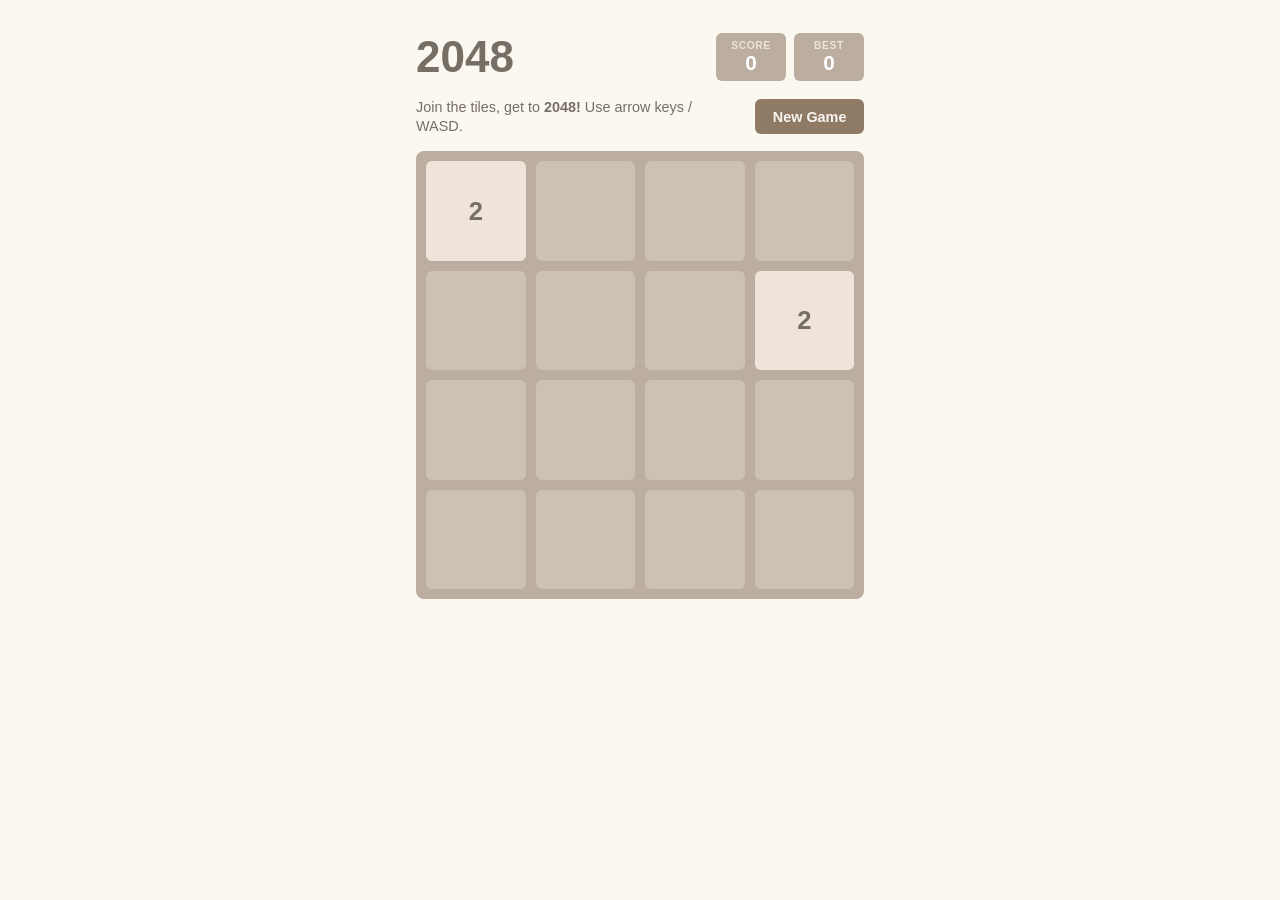
<file: q1-character-state-synchronization-debug/index.html>
<!DOCTYPE html>
<html lang="en">
<head>
  <meta charset="UTF-8">
  <meta name="viewport" content="width=device-width, initial-scale=1.0">
  <title>2048</title>
  <link rel="stylesheet" href="style.css">
</head>
<body>
  <div id="app">
    <header class="top-bar">
      <h1 class="title">2048</h1>
      <div class="scores">
        <div class="score-box">
          <span class="score-label">SCORE</span>
          <span id="score" class="score-value">0</span>
        </div>
        <div class="score-box">
          <span class="score-label">BEST</span>
          <span id="best-score" class="score-value">0</span>
        </div>
      </div>
    </header>

    <div class="controls-row">
      <p class="instructions">Join the tiles, get to <strong>2048!</strong> Use arrow keys / WASD.</p>
      <button id="new-game-btn" class="new-game-btn">New Game</button>
    </div>

    <main class="board-wrap">
      <div id="board" class="board">
        <!-- background grid cells -->
        <div class="grid-cells" id="grid-cells"></div>
        <!-- tiles get rendered here -->
        <div class="tile-layer" id="tile-layer"></div>
      </div>

      <div id="overlay" class="overlay hidden">
        <div class="overlay-content">
          <p id="overlay-message" class="overlay-message">You win!</p>
          <button id="overlay-btn" class="new-game-btn">Try Again</button>
        </div>
      </div>
    </main>
  </div>
  <script src="script.js"></script>
</body>
</html>
</file>
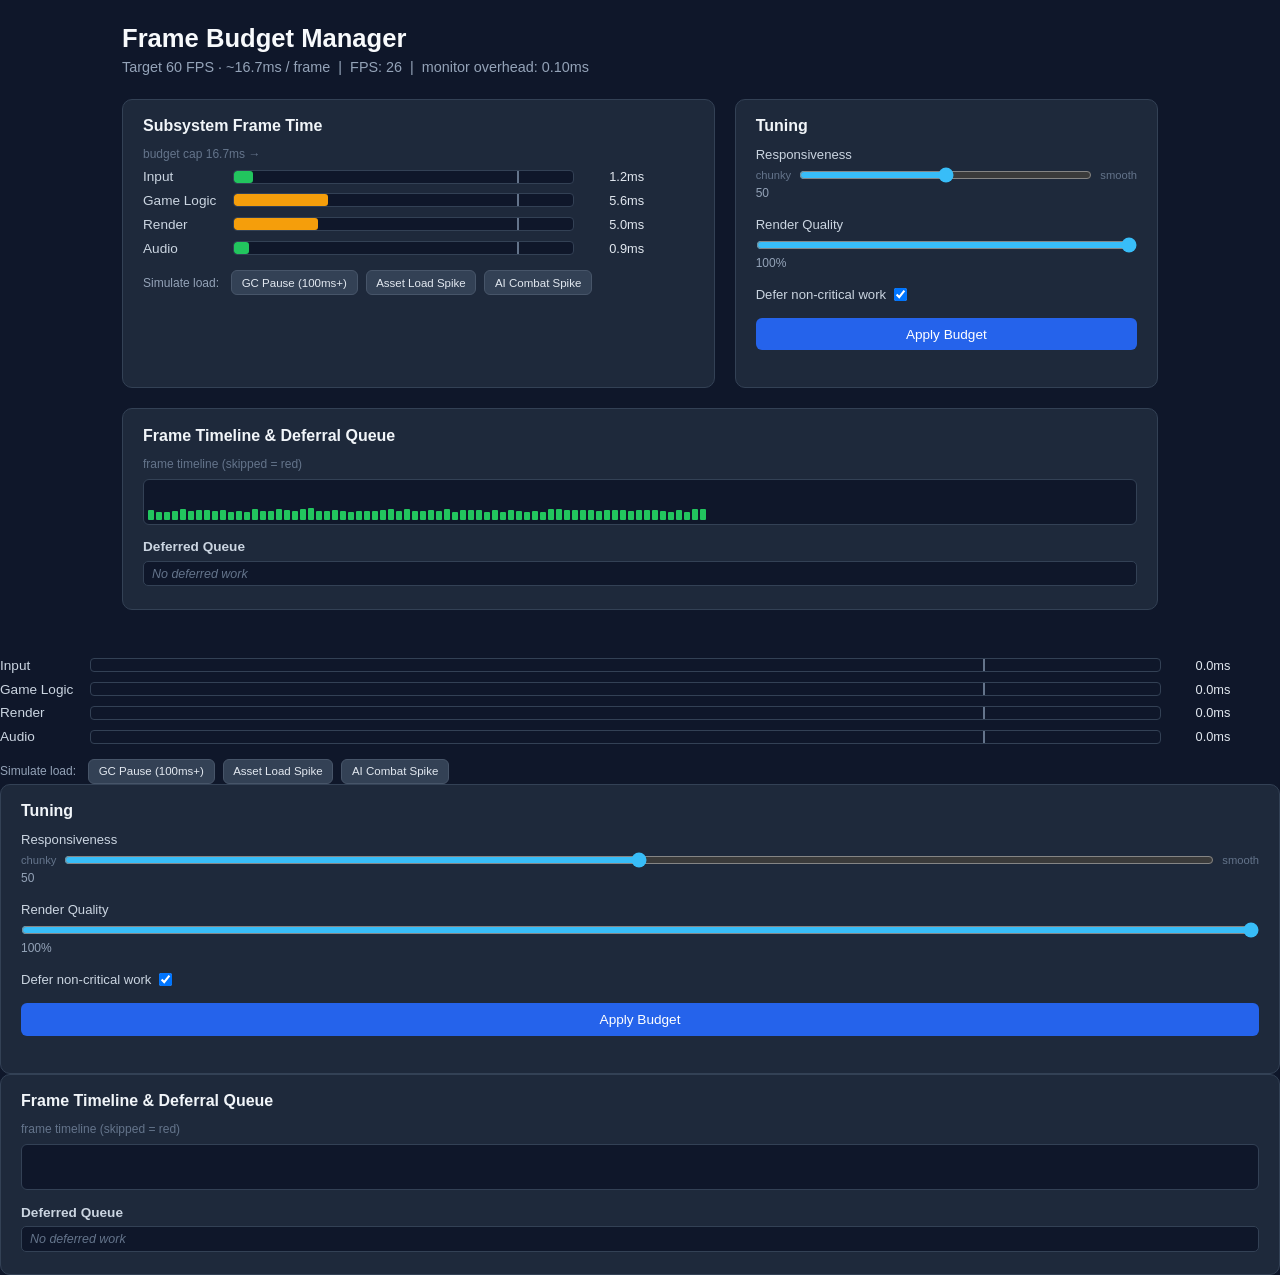
<file: q3-frame-budget-manager/index.html>
<!DOCTYPE html>
<html lang="en">
<head>
  <meta charset="UTF-8">
  <meta name="viewport" content="width=device-width, initial-scale=1.0">
  <title>Frame Budget Manager</title>
  <link rel="stylesheet" href="style.css">
</head>
<body>
  <div id="app">
    <header>
      <h1>Frame Budget Manager</h1>
      <p class="subtitle">Target 60 FPS &middot; ~16.7ms / frame &nbsp;|&nbsp; FPS: <span id="fps-counter">--</span> &nbsp;|&nbsp; monitor overhead: <span id="overhead-value">--</span>ms</p>
    </header>

    <main id="main">
      <section class="panel" id="subsystem-panel">
        <h2>Subsystem Frame Time</h2>
        <div class="cap-line">budget cap 16.7ms &rarr;</div>
        <div id="warning-banner" class="warning hidden">&#9888; Asset load spike</div>

        <div class="sub-row" data-sub="input">
          <span class="sub-label">Input</span>
          <div class="bar-track"><div class="cap-marker" id="input-cap-marker"></div><div class="bar-fill ok" id="input-bar-fill"></div></div>
          <span class="sub-value" id="input-value">0.0ms</span>
          <span class="sub-flag" id="input-flag"></span>
        </div>
        <div class="sub-row" data-sub="logic">
          <span class="sub-label">Game Logic</span>
          <div class="bar-track"><div class="cap-marker" id="logic-cap-marker"></div><div class="bar-fill ok" id="logic-bar-fill"></div></div>
          <span class="sub-value" id="logic-value">0.0ms</span>
          <span class="sub-flag" id="logic-flag"></span>
        </div>
        <div class="sub-row" data-sub="render">
          <span class="sub-label">Render</span>
          <div class="bar-track"><div class="cap-marker" id="render-cap-marker"></div><div class="bar-fill ok" id="render-bar-fill"></div></div>
          <span class="sub-value" id="render-value">0.0ms</span>
          <span class="sub-flag" id="render-flag"></span>
        </div>
        <div class="sub-row" data-sub="audio">
          <span class="sub-label">Audio</span>
          <div class="bar-track"><div class="cap-marker" id="audio-cap-marker"></div><div class="bar-fill ok" id="audio-bar-fill"></div></div>
          <span class="sub-value" id="audio-value">0.0ms</span>
          <span class="sub-flag" id="audio-flag"></span>
        </div>

        <div class="stress-row">
          <span class="stress-label">Simulate load:</span>
          <button id="gc-pause-btn" class="stress-btn">GC Pause (100ms+)</button>
          <button id="asset-spike-btn" class="stress-btn">Asset Load Spike</button>
          <button id="ai-spike-btn" class="stress-btn">AI Combat Spike</button>
        </div>
      </section>

      <section class="panel" id="tuning-panel">
        <h2>Tuning</h2>
        <div class="tune-row">
          <label for="responsiveness-slider">Responsiveness</label>
          <div class="slider-row">
            <span class="slider-end">chunky</span>
            <input type="range" id="responsiveness-slider" min="0" max="100" value="50">
            <span class="slider-end">smooth</span>
          </div>
          <span class="tune-value" id="responsiveness-value">50</span>
        </div>
        <div class="tune-row">
          <label for="quality-slider">Render Quality</label>
          <div class="slider-row">
            <input type="range" id="quality-slider" min="20" max="100" value="100">
          </div>
          <span class="tune-value" id="quality-value">100%</span>
        </div>
        <div class="tune-row checkbox-row">
          <label for="defer-checkbox">Defer non-critical work</label>
          <input type="checkbox" id="defer-checkbox" checked>
        </div>
        <button id="apply-budget-btn" class="apply-btn">Apply Budget</button>
        <p class="adaptive-indicator hidden" id="adaptive-indicator">&#9881; Adaptive quality reduction active</p>
        <p class="status-log" id="status-log"></p>
      </section>

      <section class="panel wide" id="timeline-panel">
        <h2>Frame Timeline &amp; Deferral Queue</h2>
        <p class="hint">frame timeline (skipped = red)</p>
        <div id="frame-timeline"></div>
        <div class="queue-block">
          <h3>Deferred Queue</h3>
          <ul id="deferred-queue-list"><li class="empty">No deferred work</li></ul>
        </div>
      </section>
    </main>
  </div>
  <script src="script.js"></script>
</body>
</html>

        <div id="warning-banner" class="warning hidden">&#9888; Asset load spike</div>

        <div class="sub-row" data-sub="input">
          <span class="sub-label">Input</span>
          <div class="bar-track"><div class="cap-marker" id="input-cap-marker"></div><div class="bar-fill ok" id="input-bar-fill"></div></div>
          <span class="sub-value" id="input-value">0.0ms</span>
          <span class="sub-flag" id="input-flag"></span>
        </div>
        <div class="sub-row" data-sub="logic">
          <span class="sub-label">Game Logic</span>
          <div class="bar-track"><div class="cap-marker" id="logic-cap-marker"></div><div class="bar-fill ok" id="logic-bar-fill"></div></div>
          <span class="sub-value" id="logic-value">0.0ms</span>
          <span class="sub-flag" id="logic-flag"></span>
        </div>
        <div class="sub-row" data-sub="render">
          <span class="sub-label">Render</span>
          <div class="bar-track"><div class="cap-marker" id="render-cap-marker"></div><div class="bar-fill ok" id="render-bar-fill"></div></div>
          <span class="sub-value" id="render-value">0.0ms</span>
          <span class="sub-flag" id="render-flag"></span>
        </div>
        <div class="sub-row" data-sub="audio">
          <span class="sub-label">Audio</span>
          <div class="bar-track"><div class="cap-marker" id="audio-cap-marker"></div><div class="bar-fill ok" id="audio-bar-fill"></div></div>
          <span class="sub-value" id="audio-value">0.0ms</span>
          <span class="sub-flag" id="audio-flag"></span>
        </div>

        <div class="stress-row">
          <span class="stress-label">Simulate load:</span>
          <button id="gc-pause-btn" class="stress-btn">GC Pause (100ms+)</button>
          <button id="asset-spike-btn" class="stress-btn">Asset Load Spike</button>
          <button id="ai-spike-btn" class="stress-btn">AI Combat Spike</button>
        </div>
      </section>

      <section class="panel" id="tuning-panel">
        <h2>Tuning</h2>
        <div class="tune-row">
          <label for="responsiveness-slider">Responsiveness</label>
          <div class="slider-row">
            <span class="slider-end">chunky</span>
            <input type="range" id="responsiveness-slider" min="0" max="100" value="50">
            <span class="slider-end">smooth</span>
          </div>
          <span class="tune-value" id="responsiveness-value">50</span>
        </div>
        <div class="tune-row">
          <label for="quality-slider">Render Quality</label>
          <div class="slider-row">
            <input type="range" id="quality-slider" min="20" max="100" value="100">
          </div>
          <span class="tune-value" id="quality-value">100%</span>
        </div>
        <div class="tune-row checkbox-row">
          <label for="defer-checkbox">Defer non-critical work</label>
          <input type="checkbox" id="defer-checkbox" checked>
        </div>
        <button id="apply-budget-btn" class="apply-btn">Apply Budget</button>
        <p class="adaptive-indicator hidden" id="adaptive-indicator">&#9881; Adaptive quality reduction active</p>
        <p class="status-log" id="status-log"></p>
      </section>

      <section class="panel wide" id="timeline-panel">
        <h2>Frame Timeline &amp; Deferral Queue</h2>
        <p class="hint">frame timeline (skipped = red)</p>
        <div id="frame-timeline"></div>
        <div class="queue-block">
          <h3>Deferred Queue</h3>
          <ul id="deferred-queue-list"><li class="empty">No deferred work</li></ul>
        </div>
      </section>
    </main>
  </div>
  <script src="script.js"></script>
</body>
</html>
</file>
<file: q1-character-state-synchronization-debug/style.css>
* { margin: 0; padding: 0; box-sizing: border-box; }

body {
  font-family: -apple-system, BlinkMacSystemFont, 'Segoe UI', Roboto, sans-serif;
  min-height: 100vh;
  background: #faf8ef;
  color: #776e65;
  display: flex;
  justify-content: center;
}

#app { padding: 2rem 1rem; max-width: 480px; width: 100%; margin: 0 auto; }

.top-bar {
  display: flex;
  align-items: center;
  justify-content: space-between;
  margin-bottom: 1rem;
}

.title {
  font-size: 2.75rem;
  font-weight: 700;
  color: #776e65;
}

.scores { display: flex; gap: 0.5rem; }

.score-box {
  background: #bbada0;
  border-radius: 6px;
  padding: 0.4rem 0.9rem;
  min-width: 70px;
  text-align: center;
  color: #eee4da;
}

.score-label {
  display: block;
  font-size: 0.65rem;
  font-weight: 700;
  letter-spacing: 0.05em;
}

.score-value {
  display: block;
  font-size: 1.3rem;
  font-weight: 700;
  color: #fff;
}

.controls-row {
  display: flex;
  align-items: center;
  justify-content: space-between;
  gap: 1rem;
  margin-bottom: 1rem;
}

.instructions {
  font-size: 0.9rem;
  line-height: 1.3;
  color: #776e65;
}

.new-game-btn {
  background: #8f7a66;
  color: #f9f6f2;
  border: none;
  border-radius: 6px;
  padding: 0.6rem 1.1rem;
  font-weight: 700;
  font-size: 0.9rem;
  cursor: pointer;
  transition: background 0.15s ease;
  white-space: nowrap;
}

.new-game-btn:hover { background: #7a6656; }

.board-wrap { position: relative; }

.board {
  position: relative;
  background: #bbada0;
  border-radius: 8px;
  padding: 10px;
  aspect-ratio: 1 / 1;
  width: 100%;
}

.grid-cells {
  display: grid;
  grid-template-columns: repeat(4, 1fr);
  grid-template-rows: repeat(4, 1fr);
  gap: 10px;
  width: 100%;
  height: 100%;
}

.grid-cell {
  background: rgba(238, 228, 218, 0.35);
  border-radius: 6px;
}

.tile-layer {
  position: absolute;
  top: 10px;
  left: 10px;
  right: 10px;
  bottom: 10px;
}

.tile {
  position: absolute;
  display: flex;
  align-items: center;
  justify-content: center;
  border-radius: 6px;
  font-weight: 700;
  font-size: 1.6rem;
  transition: top 0.12s ease-in-out, left 0.12s ease-in-out, transform 0.12s ease-in-out;
  animation: pop 0.15s ease;
}

@keyframes pop {
  0% { transform: scale(0.5); opacity: 0.5; }
  100% { transform: scale(1); opacity: 1; }
}

/* classic 2048 tile colors */
.tile-2    { background: #eee4da; color: #776e65; }
.tile-4    { background: #ede0c8; color: #776e65; }
.tile-8    { background: #f2b179; color: #f9f6f2; }
.tile-16   { background: #f59563; color: #f9f6f2; }
.tile-32   { background: #f67c5f; color: #f9f6f2; }
.tile-64   { background: #f65e3b; color: #f9f6f2; }
.tile-128  { background: #edcf72; color: #f9f6f2; font-size: 1.4rem; }
.tile-256  { background: #edcc61; color: #f9f6f2; font-size: 1.4rem; }
.tile-512  { background: #edc850; color: #f9f6f2; font-size: 1.4rem; }
.tile-1024 { background: #edc53f; color: #f9f6f2; font-size: 1.2rem; }
.tile-2048 { background: #edc22e; color: #f9f6f2; font-size: 1.2rem; }
.tile-super { background: #3c3a32; color: #f9f6f2; font-size: 1.1rem; }

.overlay {
  position: absolute;
  top: 0; left: 0; right: 0; bottom: 0;
  background: rgba(238, 228, 218, 0.73);
  border-radius: 8px;
  display: flex;
  align-items: center;
  justify-content: center;
  flex-direction: column;
  gap: 1rem;
  animation: fadeIn 0.25s ease;
}

.overlay.hidden { display: none; }

.overlay-content {
  display: flex;
  flex-direction: column;
  align-items: center;
  gap: 1rem;
}

.overlay-message {
  font-size: 2rem;
  font-weight: 700;
  color: #776e65;
}

@keyframes fadeIn {
  from { opacity: 0; }
  to { opacity: 1; }
}
</file>
<file: q3-frame-budget-manager/style.css>
* { margin: 0; padding: 0; box-sizing: border-box; }

body {
  font-family: -apple-system, BlinkMacSystemFont, 'Segoe UI', Roboto, sans-serif;
  min-height: 100vh;
  background: #0f172a;
  color: #e2e8f0;
}

#app { padding: 1.5rem 2rem 3rem; max-width: 1100px; margin: 0 auto; }

header h1 { font-size: 1.6rem; color: #f8fafc; }
.subtitle { color: #94a3b8; margin-top: 0.35rem; font-size: 0.9rem; }

main#main {
  display: grid;
  grid-template-columns: 1.4fr 1fr;
  gap: 1.25rem;
  margin-top: 1.5rem;
}

.panel {
  background: #1e293b;
  border: 1px solid #334155;
  border-radius: 10px;
  padding: 1.1rem 1.25rem;
}
.panel.wide { grid-column: 1 / -1; }
.panel h2 { font-size: 1rem; color: #f1f5f9; margin-bottom: 0.75rem; }
.panel h3 { font-size: 0.85rem; color: #cbd5e1; margin: 0.9rem 0 0.4rem; }

.cap-line { font-size: 0.75rem; color: #64748b; margin-bottom: 0.5rem; }

.warning {
  background: #7c2d12;
  color: #fed7aa;
  border: 1px solid #f97316;
  border-radius: 6px;
  padding: 0.4rem 0.6rem;
  font-size: 0.8rem;
  margin-bottom: 0.75rem;
}
.warning.hidden { display: none; }

.sub-row {
  display: grid;
  grid-template-columns: 80px 1fr 60px 40px;
  align-items: center;
  gap: 0.6rem;
  margin-bottom: 0.55rem;
}
.sub-label { font-size: 0.85rem; color: #cbd5e1; }
.bar-track {
  position: relative;
  height: 14px;
  background: #0f172a;
  border-radius: 4px;
  overflow: hidden;
  border: 1px solid #334155;
}
.bar-fill {
  height: 100%;
  width: 0%;
  border-radius: 3px;
  transition: width 0.1s linear, background 0.15s linear;
}
.bar-fill.ok { background: #22c55e; }
.bar-fill.warn { background: #f59e0b; }
.bar-fill.over { background: #ef4444; }
.cap-marker {
  position: absolute;
  top: 0; bottom: 0;
  width: 2px;
  background: #64748b;
  left: 83.5%;
  z-index: 2;
}
.sub-value { font-size: 0.8rem; color: #e2e8f0; font-variant-numeric: tabular-nums; text-align: right; }
.sub-flag { font-size: 0.7rem; font-weight: 700; color: #ef4444; }

.stress-row { margin-top: 0.9rem; display: flex; flex-wrap: wrap; gap: 0.5rem; align-items: center; }
.stress-label { font-size: 0.75rem; color: #94a3b8; margin-right: 0.25rem; }
.stress-btn {
  background: #334155; color: #e2e8f0; border: 1px solid #475569;
  border-radius: 6px; padding: 0.35rem 0.6rem; font-size: 0.72rem; cursor: pointer;
}
.stress-btn:hover { background: #475569; }

.tune-row { margin-bottom: 1rem; }
.tune-row label { display: block; font-size: 0.82rem; color: #cbd5e1; margin-bottom: 0.3rem; }
.slider-row { display: flex; align-items: center; gap: 0.5rem; }
.slider-end { font-size: 0.7rem; color: #64748b; }
 input[type="range"] { flex: 1; accent-color: #38bdf8; }
.tune-value { font-size: 0.75rem; color: #94a3b8; }
.checkbox-row { display: flex; align-items: center; gap: 0.5rem; }
.checkbox-row label { margin: 0; }

.apply-btn {
  background: #2563eb; color: #fff; border: none; border-radius: 6px;
  padding: 0.55rem 1rem; font-size: 0.85rem; cursor: pointer; width: 100%;
}
.apply-btn:hover { background: #1d4ed8; }

.adaptive-indicator {
  margin-top: 0.75rem; font-size: 0.78rem; color: #fbbf24;
}
.adaptive-indicator.hidden { display: none; }
.status-log { margin-top: 0.5rem; font-size: 0.72rem; color: #64748b; min-height: 1em; }

.hint { font-size: 0.75rem; color: #64748b; margin-bottom: 0.5rem; }
#frame-timeline {
  display: flex; align-items: flex-end; gap: 2px; height: 46px;
  background: #0f172a; border: 1px solid #334155; border-radius: 6px; padding: 4px; overflow: hidden;
}
.frame-bar { width: 6px; min-width: 6px; border-radius: 1px; }
.frame-bar.ok { background: #22c55e; }
.frame-bar.warn { background: #f59e0b; }
.frame-bar.skipped { background: #ef4444; }

.queue-block ul { list-style: none; }
.queue-block li {
  font-size: 0.78rem; color: #cbd5e1; padding: 0.3rem 0.5rem;
  background: #0f172a; border: 1px solid #334155; border-radius: 5px; margin-bottom: 0.3rem;
}
.queue-block li.empty { color: #64748b; font-style: italic; }

header h1 { font-size: 1.6rem; color: #f8fafc; }
.subtitle { color: #94a3b8; margin-top: 0.35rem; font-size: 0.9rem; }

main#main {
  display: grid;
  grid-template-columns: 1.4fr 1fr;
  gap: 1.25rem;
  margin-top: 1.5rem;
}

.panel {
  background: #1e293b;
  border: 1px solid #334155;
  border-radius: 10px;
  padding: 1.1rem 1.25rem;
}
.panel.wide { grid-column: 1 / -1; }
.panel h2 { font-size: 1rem; color: #f1f5f9; margin-bottom: 0.75rem; }
.panel h3 { font-size: 0.85rem; color: #cbd5e1; margin: 0.9rem 0 0.4rem; }

.cap-line { font-size: 0.75rem; color: #64748b; margin-bottom: 0.5rem; }

.warning {
  background: #7c2d12;
  color: #fed7aa;
  border: 1px solid #f97316;
  border-radius: 6px;
  padding: 0.4rem 0.6rem;
  font-size: 0.8rem;
  margin-bottom: 0.75rem;
}
.warning.hidden { display: none; }

.sub-row {
  display: grid;
  grid-template-columns: 80px 1fr 60px 40px;
  align-items: center;
  gap: 0.6rem;
  margin-bottom: 0.55rem;
}
.sub-label { font-size: 0.85rem; color: #cbd5e1; }
.bar-track {
  position: relative;
  height: 14px;
  background: #0f172a;
  border-radius: 4px;
  overflow: hidden;
  border: 1px solid #334155;
}
.bar-fill {
  height: 100%;
  width: 0%;
  border-radius: 3px;
  transition: width 0.1s linear, background 0.15s linear;
}
.bar-fill.ok { background: #22c55e; }
.bar-fill.warn { background: #f59e0b; }
.bar-fill.over { background: #ef4444; }
.cap-marker {
  position: absolute;
  top: 0; bottom: 0;
  width: 2px;
  background: #64748b;
  left: 83.5%;
  z-index: 2;
}
.sub-value { font-size: 0.8rem; color: #e2e8f0; font-variant-numeric: tabular-nums; text-align: right; }
.sub-flag { font-size: 0.7rem; font-weight: 700; color: #ef4444; }

.stress-row { margin-top: 0.9rem; display: flex; flex-wrap: wrap; gap: 0.5rem; align-items: center; }
.stress-label { font-size: 0.75rem; color: #94a3b8; margin-right: 0.25rem; }
.stress-btn {
  background: #334155; color: #e2e8f0; border: 1px solid #475569;
  border-radius: 6px; padding: 0.35rem 0.6rem; font-size: 0.72rem; cursor: pointer;
}
.stress-btn:hover { background: #475569; }

.tune-row { margin-bottom: 1rem; }
.tune-row label { display: block; font-size: 0.82rem; color: #cbd5e1; margin-bottom: 0.3rem; }
.slider-row { display: flex; align-items: center; gap: 0.5rem; }
.slider-end { font-size: 0.7rem; color: #64748b; }
 input[type="range"] { flex: 1; accent-color: #38bdf8; }
.tune-value { font-size: 0.75rem; color: #94a3b8; }
.checkbox-row { display: flex; align-items: center; gap: 0.5rem; }
.checkbox-row label { margin: 0; }

.apply-btn {
  background: #2563eb; color: #fff; border: none; border-radius: 6px;
  padding: 0.55rem 1rem; font-size: 0.85rem; cursor: pointer; width: 100%;
}
.apply-btn:hover { background: #1d4ed8; }

.adaptive-indicator {
  margin-top: 0.75rem; font-size: 0.78rem; color: #fbbf24;
}
.adaptive-indicator.hidden { display: none; }
.status-log { margin-top: 0.5rem; font-size: 0.72rem; color: #64748b; min-height: 1em; }

.hint { font-size: 0.75rem; color: #64748b; margin-bottom: 0.5rem; }
#frame-timeline {
  display: flex; align-items: flex-end; gap: 2px; height: 46px;
  background: #0f172a; border: 1px solid #334155; border-radius: 6px; padding: 4px; overflow: hidden;
}
.frame-bar { width: 6px; min-width: 6px; border-radius: 1px; }
.frame-bar.ok { background: #22c55e; }
.frame-bar.warn { background: #f59e0b; }
.frame-bar.skipped { background: #ef4444; }

.queue-block ul { list-style: none; }
.queue-block li {
  font-size: 0.78rem; color: #cbd5e1; padding: 0.3rem 0.5rem;
  background: #0f172a; border: 1px solid #334155; border-radius: 5px; margin-bottom: 0.3rem;
}
.queue-block li.empty { color: #64748b; font-style: italic; }
</file>
